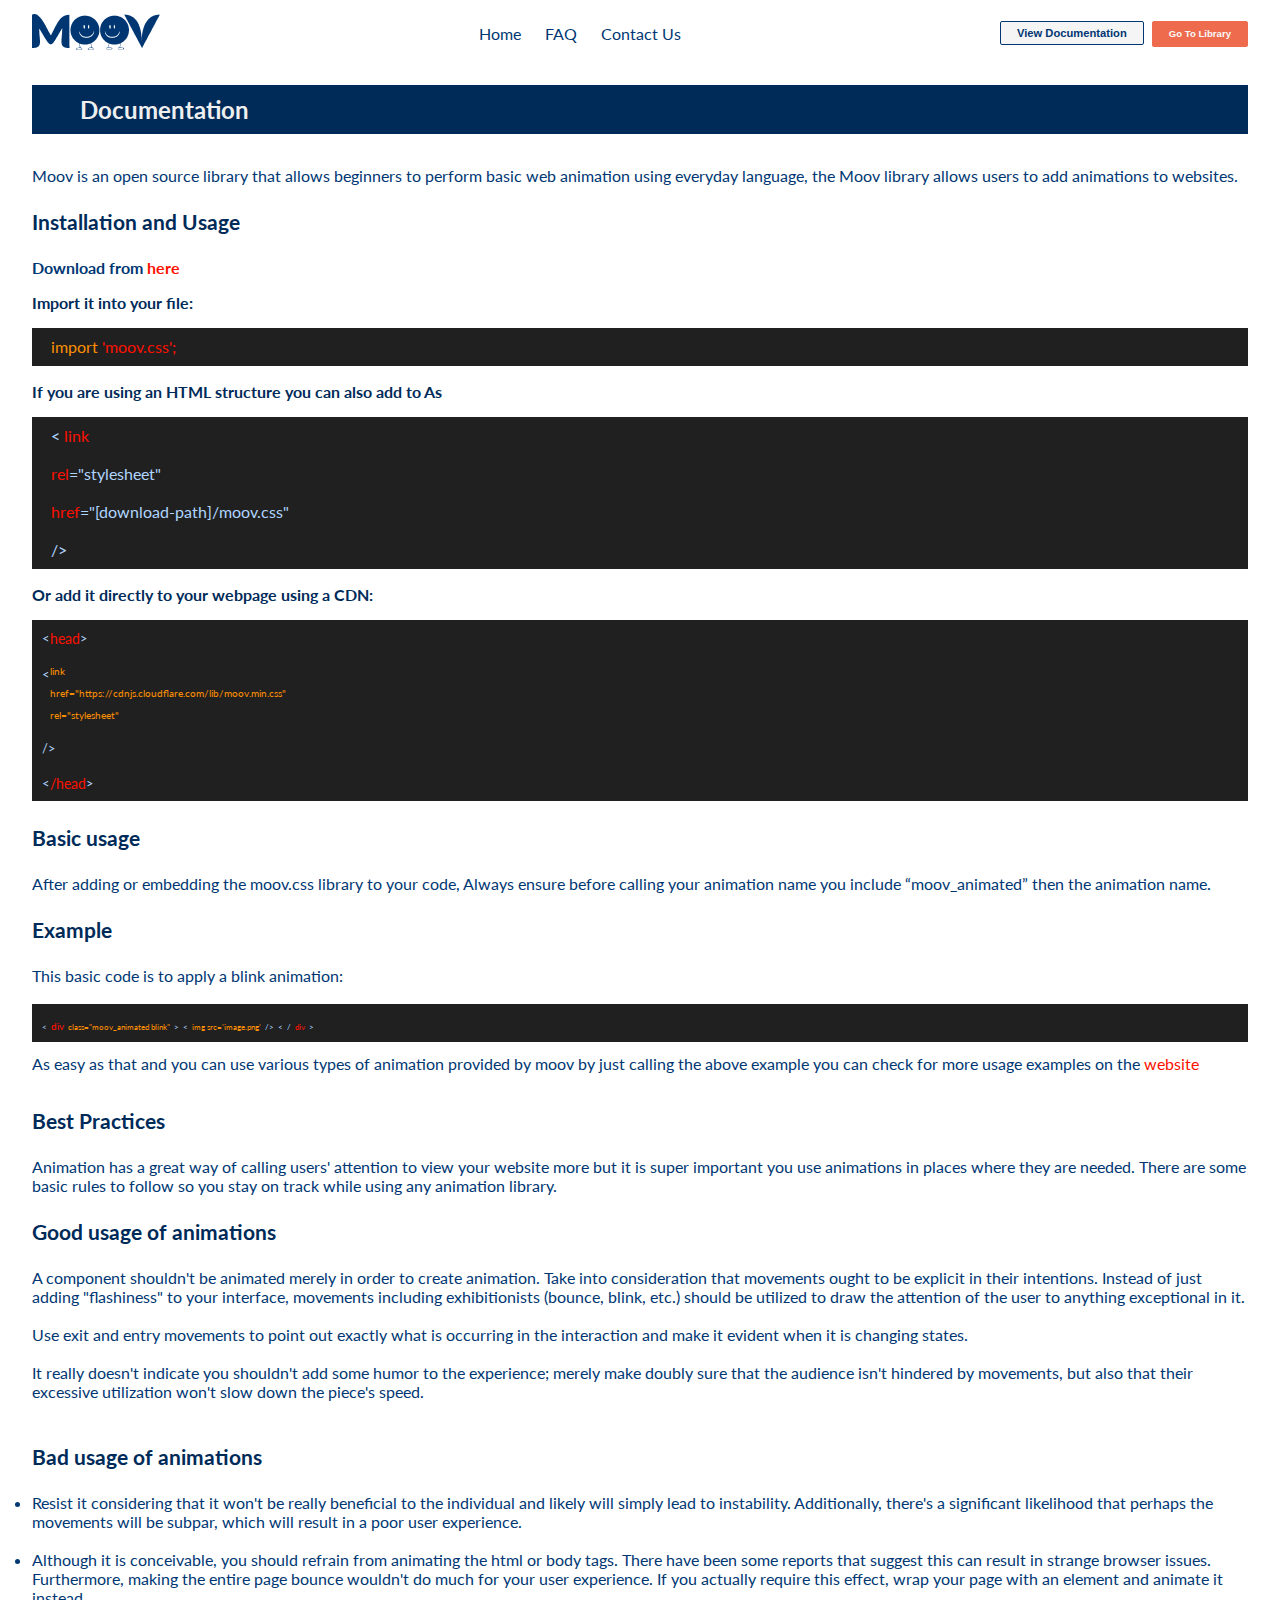
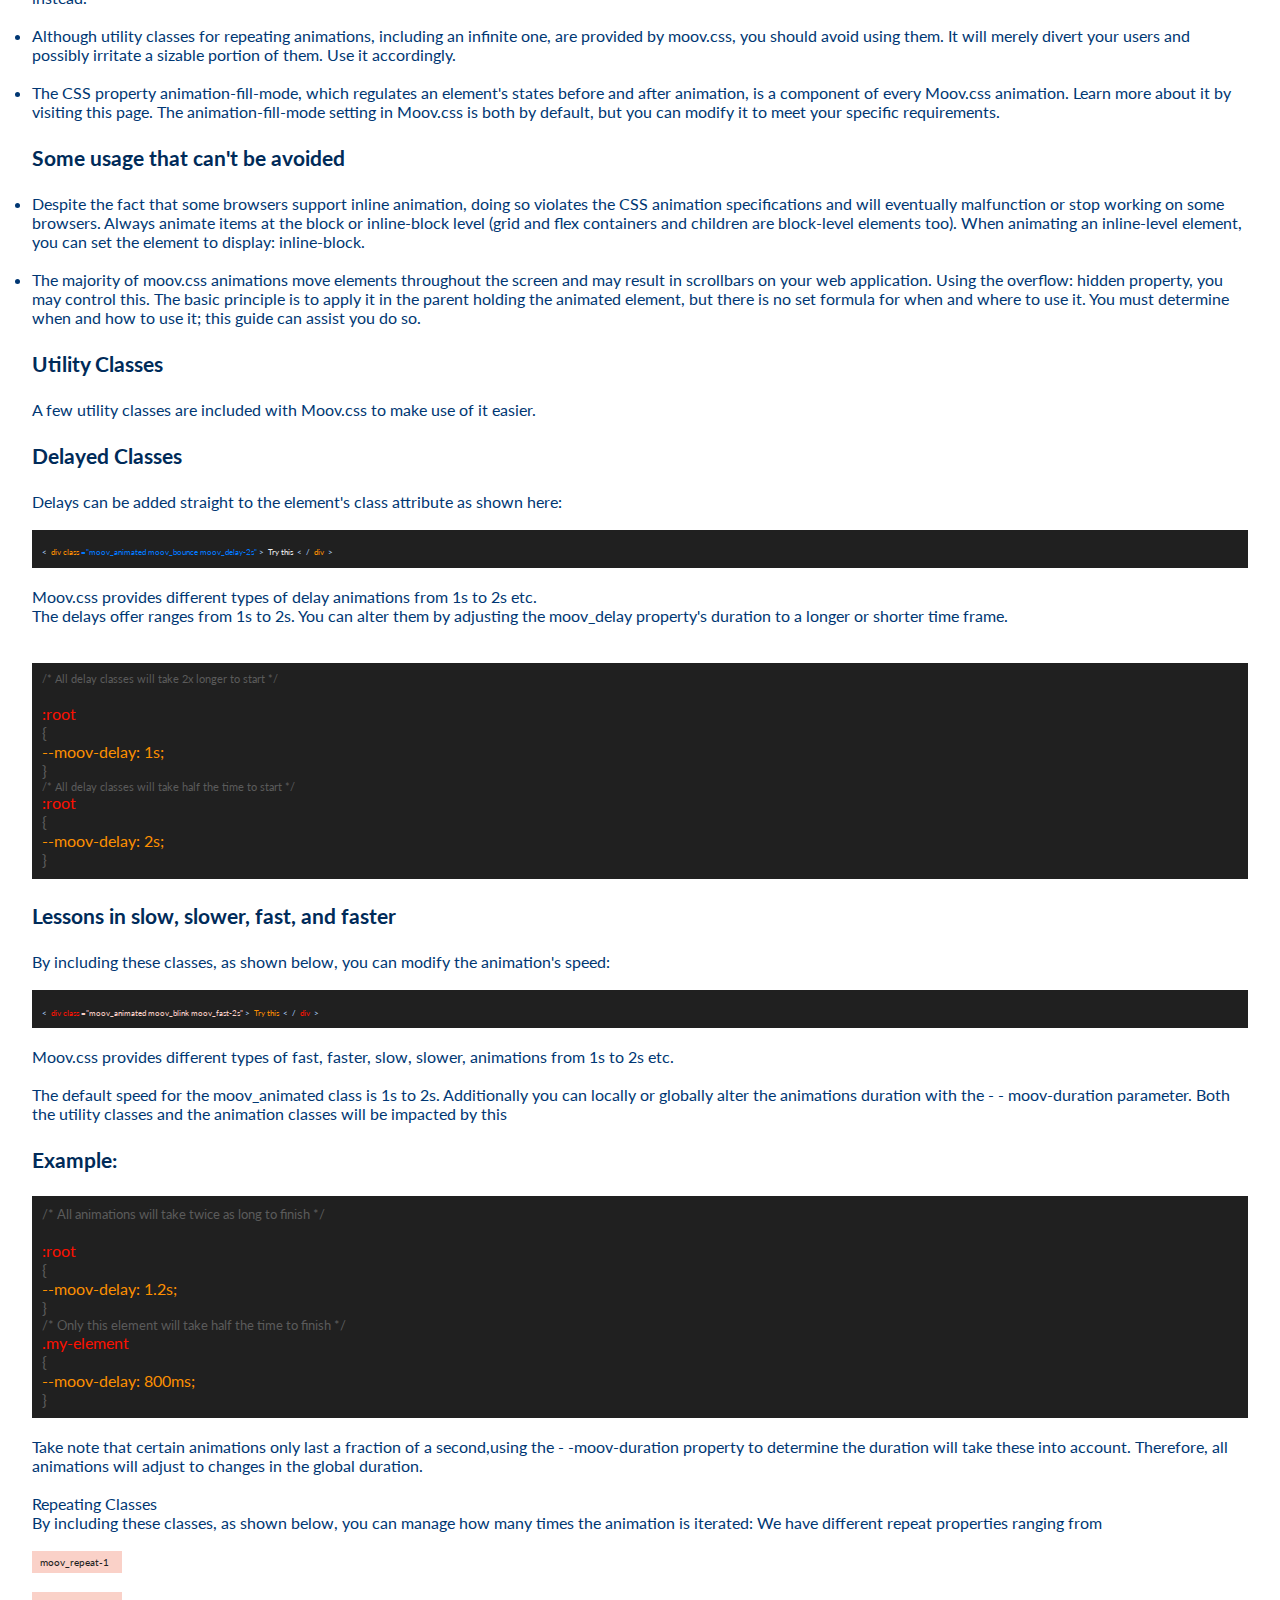
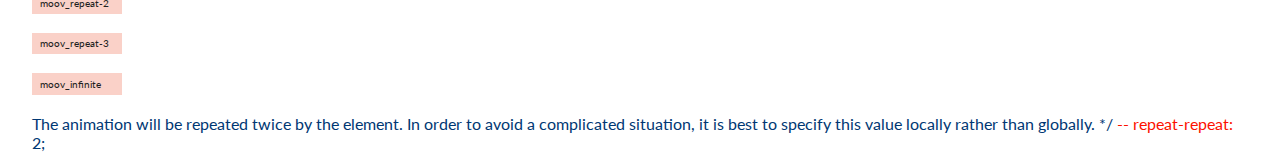
<file: library_Documentation.html>
<!DOCTYPE html>
<html lang="en">
  <head>
    <meta charset="UTF-8" />
    <meta http-equiv="X-UA-Compatible" content="IE=edge" />
    <meta name="viewport" content="width=device-width, initial-scale=1.0" />
    <title>Moov Documentation</title>
    <link
      rel="shortcut icon"
      href="images/Moov Favicon (White BG).png"
      type="image/x-icon"
    />
    <link
      rel="stylesheet"
      href=" libraryDocumentation.css"
    />
  </head>
  <body>
    <header>
      <div class="header">
        <div class="logo">
          <img src="moov_logo.png" alt="moov_logo" />
        </div>
        <div class="header-links">
          <div>
            <a href="index.html">Home</a>
          </div>
          <div class="header-link2"><a href="#">FAQ</a></div>
          <div><a href="#">Contact Us</a></div>
        </div>

        <div class="btn">
          <div class="btn_1">
            <a href="library_Documentation.html"
              ><button class="btn1">View Documentation</button></a
            >
          </div>
          <div>
            <a href="#"
              ><button class="btn2">Go To Library</button></a
            >
          </div>
        </div>
      </div>
      <div class="hamburger-menu">
        <input id="menu__toggle" type="checkbox" />
        <label class="menu__btn" for="menu__toggle">
          <span></span>
        </label>

        <ul class="menu__box">
          <li><a class="menu__item" href="index.html">Home</a></li>
          <li><a class="menu__item" href="#">FAQ</a></li>
          <li>
            <a class="menu__item" href="#">Contact Us</a>
          </li>
          <li>
            <a class="menu__item" href="library_Documentation.html"
              >View Documentation</a
            >
          </li>
          <li>
            <a class="menu__item" href="#">Go to Library</a>
          </li>
        </ul>
      </div>
    </header>

    <main>
      <section>
        <h3>Documentation</h3>
        <div>
          <p class="text_content">
            Moov is an open source library that allows beginners to perform
            basic web animation using everyday language, the Moov library allows
            users to add animations to websites.
          </p>
        </div>
        <div>
          <p class="content_heading">Installation and Usage</p>
        </div>
        <div>
          <p class="text_content1">Download from <a href="">here</a></p>
        </div>
        <div>
          <div>
            <p class="text_content2">Import it into your file:</p>
          </div>
          <div class="content_example">
            <p class="text_content3">import <span>'moov.css';</span></p>
          </div>
        </div>
        <div>
          <p class="text_content2">
            If you are using an HTML structure you can also add to As
          </p>
          <div class="content_example">
            <p class="text_content4">
              <
              <span> link </span><br /><br />
              <span>rel</span>="stylesheet" <br /><br />
              <span>href</span>="[download-path]/moov.css" <br /><br />
              />
            </p>
          </div>
        </div>
      </section>
      <section>
        <div>
          <p class="text_content2">
            Or add it directly to your webpage using a CDN:
          </p>
        </div>

        <div class="content_example">
          <div style="display: flex;">
            <p style="color: #b0d6ff; font-size: 0.8rem;">&lt;</p>
            <p style="color: #fc1100; font-size: 0.9rem;">head</p>
            <p style="color: #b0d6ff; font-size: 0.8rem;">&gt;</p>
          </div>
          <br />

          <div style="display: flex;">
            <p style="color: #b0d6ff; font-size: 0.8rem;">&lt;</p>
            <p style="color: #fc8f00; font-size: 0.6rem;">
              link <br />
              <br />
              href="https://cdnjs.cloudflare.com/lib/moov.min.css"
              <br />
              <br />
              rel="stylesheet"
            </p>
            <p style="color: #b0d6ff;"></p>
          </div>

          <br />
          <p style="color: #b0d6ff; font-size: 0.8rem;">/&gt;</p>
          <br />

          <div style="display: flex;">
            <p style="color: #b0d6ff; font-size: 0.8rem;">&lt;</p>
            <p style="color: #fc1100; font-size: 0.9rem;">/head</p>
            <p style="color: #b0d6ff; font-size: 0.8rem;">&gt;</p>
          </div>
        </div>
        <div class="content_heading">
          <p>Basic usage</p>
        </div>
        <div class="text_content">
          <p>
            After adding or embedding the moov.css library to your code, Always
            ensure before calling your animation name you include
            “moov_animated” then the animation name.
          </p>
        </div>
        <div class="content_heading">
          <p>Example</p>
        </div>
        <div class="text_content">
          <p>This basic code is to apply a blink animation:</p>
          <br />
        </div>
        <div class="content_example">
          <span style="color: #b0d6ff; font-size: 0.5rem;">&lt;</span>
          <span style="color: #fc1100; font-size: 0.6rem;">div</span>
          <span style="color: #fc8f00; font-size: 0.5rem;">
            class="moov_animated blink"</span
          >
          <span style="color: #b0d6ff; font-size: 0.5rem;">&gt;</span>
          <span style="color: #b0d6ff; font-size: 0.5rem;">&lt;</span>
          <span style="color: #fc8f00; font-size: 0.5rem;"
            >img src='image.png'</span
          >
          <span style="color: #b0d6ff; font-size: 0.5rem;">/&gt;</span>
          <span style="color: #b0d6ff; font-size: 0.5rem;">&lt;</span>

          <span style="color: #b0d6ff; font-size: 0.5rem;">/</span>
          <span style="color: #fc1100; font-size: 0.5rem;">div</span>
          <span style="color: #b0d6ff; font-size: 0.5rem;">&gt;</span>
        </div>

        <div class="text_content5">
          <p>
            As easy as that and you can use various types of animation provided
            by moov by just calling the above example you can check for more
            usage examples on the
            <a href=""><span>website</span></a>
          </p>
        </div>
        <div>
          <p class="content_heading">Best Practices</p>
        </div>
        <div>
          <p class="text_content">
            Animation has a great way of calling users' attention to view your
            website more but it is super important you use animations in places
            where they are needed. There are some basic rules to follow so you
            stay on track while using any animation library.
          </p>
        </div>

        <div>
          <p class="content_heading">Good usage of animations</p>
        </div>
        <div>
          <p class="text_content">
            A component shouldn't be animated merely in order to create
            animation. Take into consideration that movements ought to be
            explicit in their intentions. Instead of just adding "flashiness" to
            your interface, movements including exhibitionists (bounce, blink,
            etc.) should be utilized to draw the attention of the user to
            anything exceptional in it. <br /><br />
            Use exit and entry movements to point out exactly what is occurring
            in the interaction and make it evident when it is changing states.
            <br /><br />
            It really doesn't indicate you shouldn't add some humor to the
            experience; merely make doubly sure that the audience isn't hindered
            by movements, but also that their excessive utilization won't slow
            down the piece's speed. <br /><br />
          </p>
        </div>

        <div>
          <p class="content_heading">Bad usage of animations</p>
        </div>
        <div>
          <ul class="text_content">
            <li>
              Resist it considering that it won't be really beneficial to the
              individual and likely will simply lead to instability.
              Additionally, there's a significant likelihood that perhaps the
              movements will be subpar, which will result in a poor user
              experience.
            </li>
            <br />
            <li>
              Although it is conceivable, you should refrain from animating the
              html or body tags. There have been some reports that suggest this
              can result in strange browser issues. Furthermore, making the
              entire page bounce wouldn't do much for your user experience. If
              you actually require this effect, wrap your page with an element
              and animate it instead.
            </li>
            <br />
            <li>
              Although utility classes for repeating animations, including an
              infinite one, are provided by moov.css, you should avoid using
              them. It will merely divert your users and possibly irritate a
              sizable portion of them. Use it accordingly.
            </li>
            <br />
            <li>
              The CSS property animation-fill-mode, which regulates an element's
              states before and after animation, is a component of every
              Moov.css animation. Learn more about it by visiting this page. The
              animation-fill-mode setting in Moov.css is both by default, but
              you can modify it to meet your specific requirements.
            </li>
          </ul>
        </div>
        <div>
          <p class="content_heading">Some usage that can't be avoided</p>
        </div>
        <div>
          <ul class="text_content">
            <li>
              Despite the fact that some browsers support inline animation,
              doing so violates the CSS animation specifications and will
              eventually malfunction or stop working on some browsers. Always
              animate items at the block or inline-block level (grid and flex
              containers and children are block-level elements too). When
              animating an inline-level element, you can set the element to
              display: inline-block.
            </li>
            <br />
            <li>
              The majority of moov.css animations move elements throughout the
              screen and may result in scrollbars on your web application. Using
              the overflow: hidden property, you may control this. The basic
              principle is to apply it in the parent holding the animated
              element, but there is no set formula for when and where to use it.
              You must determine when and how to use it; this guide can assist
              you do so.
            </li>
          </ul>
        </div>
        <div>
          <p class="content_heading">Utility Classes</p>
        </div>
        <div>
          <p class="text_content">
            A few utility classes are included with Moov.css to make use of it
            easier.
          </p>
        </div>
      </section>
      <section>
        <div>
          <p class="content_heading">Delayed Classes</p>
        </div>

        <div class="text_content">
          Delays can be added straight to the element's class attribute as shown
          here:
        </div>
        <br />
        <div class="content_example">
          <span style="color: #b0d6ff; font-size: 0.5rem;">&lt;</span>
          <span style="color: #fc8f00; font-size: 0.5rem;">
            div class
          </span>
          <span style="color: #007aff; font-size: 0.5rem;">
            ="moov_animated moov_bounce moov_delay-2s"
          </span>

          <span style="color: #b0d6ff; font-size: 0.5rem;">&gt;</span>
          <span style="color: #efefef; font-size: 0.5rem;">Try this</span>
          <span style="color: #b0d6ff; font-size: 0.5rem;">&lt;</span>

          <span style="color: #b0d6ff; font-size: 0.5rem;">/</span>
          <span style="color: #fc8f00; font-size: 0.5rem;">div</span>
          <span style="color: #b0d6ff; font-size: 0.5rem;">&gt;</span>
        </div>
        <div>
          <br />
          <p class="text_content">
            Moov.css provides different types of delay animations from 1s to 2s
            etc.
          </p>
        </div>
        <div>
          <p class="text_content">
            The delays offer ranges from 1s to 2s. You can alter them by
            adjusting the moov_delay property's duration to a longer or shorter
            time frame.
          </p>
        </div>
        <br /><br />
        <div class="content_example">
          <p style="color: #5b5b5b; font-size: 0.7rem;">
            /* All delay classes will take 2x longer to start */
          </p>
          <br />
          <span>:root</span>
          <p style="color: #5b5b5b;">{</p>
          <p style="color: #fc8f00;">--moov-delay: 1s;</p>
          <p style="color: #5b5b5b;">}</p>
          <p style="color: #5b5b5b; font-size: 0.7rem;">
            /* All delay classes will take half the time to start */
          </p>
          <span>:root</span>
          <p style="color: #5b5b5b;">{</p>
          <p style="color: #fc8f00;">--moov-delay: 2s;</p>
          <p style="color: #5b5b5b;">}</p>
        </div>

        <div>
          <p class="content_heading">
            Lessons in slow, slower, fast, and faster
          </p>
        </div>
        <div>
          <p class="text_content">
            By including these classes, as shown below, you can modify the
            animation's speed:
          </p>
          <br />
        </div>
        <div class="content_example">
          <span style="color: #b0d6ff; font-size: 0.5rem;">&lt;</span>
          <span style="color: #fc1100; font-size: 0.5rem;">
            div class
          </span>
          <span style="color: #fad1c8; font-size: 0.5rem;">
            ="moov_animated moov_blink moov_fast-2s"
          </span>

          <span style="color: #b0d6ff; font-size: 0.5rem;">&gt;</span>
          <span style="color: #fc8f00; font-size: 0.5rem;">Try this</span>
          <span style="color: #b0d6ff; font-size: 0.5rem;">&lt;</span>

          <span style="color: #b0d6ff; font-size: 0.5rem;">/</span>
          <span style="color: #fc1100; font-size: 0.5rem;">div</span>
          <span style="color: #b0d6ff; font-size: 0.5rem;">&gt;</span>
        </div>
        <br />
        <div>
          <p class="text_content">
            Moov.css provides different types of fast, faster, slow, slower,
            animations from 1s to 2s etc.
          </p>
          <br />
          <p class="text_content">
            The default speed for the moov_animated class is 1s to 2s.
            Additionally you can locally or globally alter the animations
            duration with the - - moov-duration parameter. Both the utility
            classes and the animation classes will be impacted by this
          </p>
        </div>
        <div>
          <p class="content_heading">
            Example:
          </p>
        </div>
        <div class="content_example">
          <p style="color: #5b5b5b; font-size: 0.8rem;">
            /* All animations will take twice as long to finish */
          </p>
          <br />
          <span>:root</span>
          <p style="color: #5b5b5b;">{</p>
          <p style="color: #fc8f00;">--moov-delay: 1.2s;</p>
          <p style="color: #5b5b5b;">}</p>
          <p style="color: #5b5b5b; font-size: 0.8rem;">
            /* Only this element will take half the time to finish */
          </p>
          <span>.my-element </span>
          <p style="color: #5b5b5b;">{</p>
          <p style="color: #fc8f00;">--moov-delay: 800ms;</p>
          <p style="color: #5b5b5b;">}</p>
        </div>
        <br />
        <div>
          <p class="text_content">
            Take note that certain animations only last a fraction of a
            second,using the - -moov-duration property to determine the duration
            will take these into account. Therefore, all animations will adjust
            to changes in the global duration.
          </p>
        </div>
        <br />
        <div>
          <p class="text_content">
            Repeating Classes
          </p>
          <p class="text_content">
            By including these classes, as shown below, you can manage how many
            times the animation is iterated: We have different repeat properties
            ranging from
          </p>
        </div>
        <br />
        <div>
          <div class="text_content6">moov_repeat-1</div>
          <br />
          <div class="text_content6">moov_repeat-2</div>
          <br />
          <div class="text_content6">moov_repeat-3</div>
          <br />
          <div class="text_content6">moov_infinite</div>
        </div>
        <br />
        <div>
          <p class="text_content">
            The animation will be repeated twice by the element. In order to
            avoid a complicated situation, it is best to specify this value
            locally rather than globally. */ <span> -- repeat-repeat:</span> 2;
          </p>
        </div>
      </section>
      <!-- <section>
        <div class="content_heading">
          <p class="">CORE TEAM</p>
        </div>
        <div class="text_content">
          <ul>
            <li>
              Adesewa Adeboye - Product Design
            </li>
            <li>Charles - Product Design</li>
            <li>Prosper - Product Design</li>
            <li>Hillz - Product Design</li>
            <li>Jomex - Product Design</li>
            <li>Kolavic - Product Design</li>
            <li>Oluwatosin - Product Design</li>
            <li>Peace - Product Design</li>
            <li>Snazzyvee - Product Design</li>
            <li>Tai_Cee - Product Design</li>
            <li>Taofiqah - Product Design</li>
            <li>Tessie - Product Design</li>
            <li>Adetayo - Fullstack</li>
            <li>Blessing Garba - Fullstack</li>
            <li>Darhniel - Fullstack</li>
            <li>Kenechukwu - Fullstack</li>
            <li>Okechukwu - Fullstack</li>
            <li>Oluwatoyin - Fullstack</li>
            <li>Tallmantek (David)- Fullstack</li>
            <li>Tams - Fullstack</li>
            <li>Patrick - Frontend</li>
          </ul>
        </div>
      </section> -->
    </main>
    <footer></footer>
  </body>
</html>
</file>
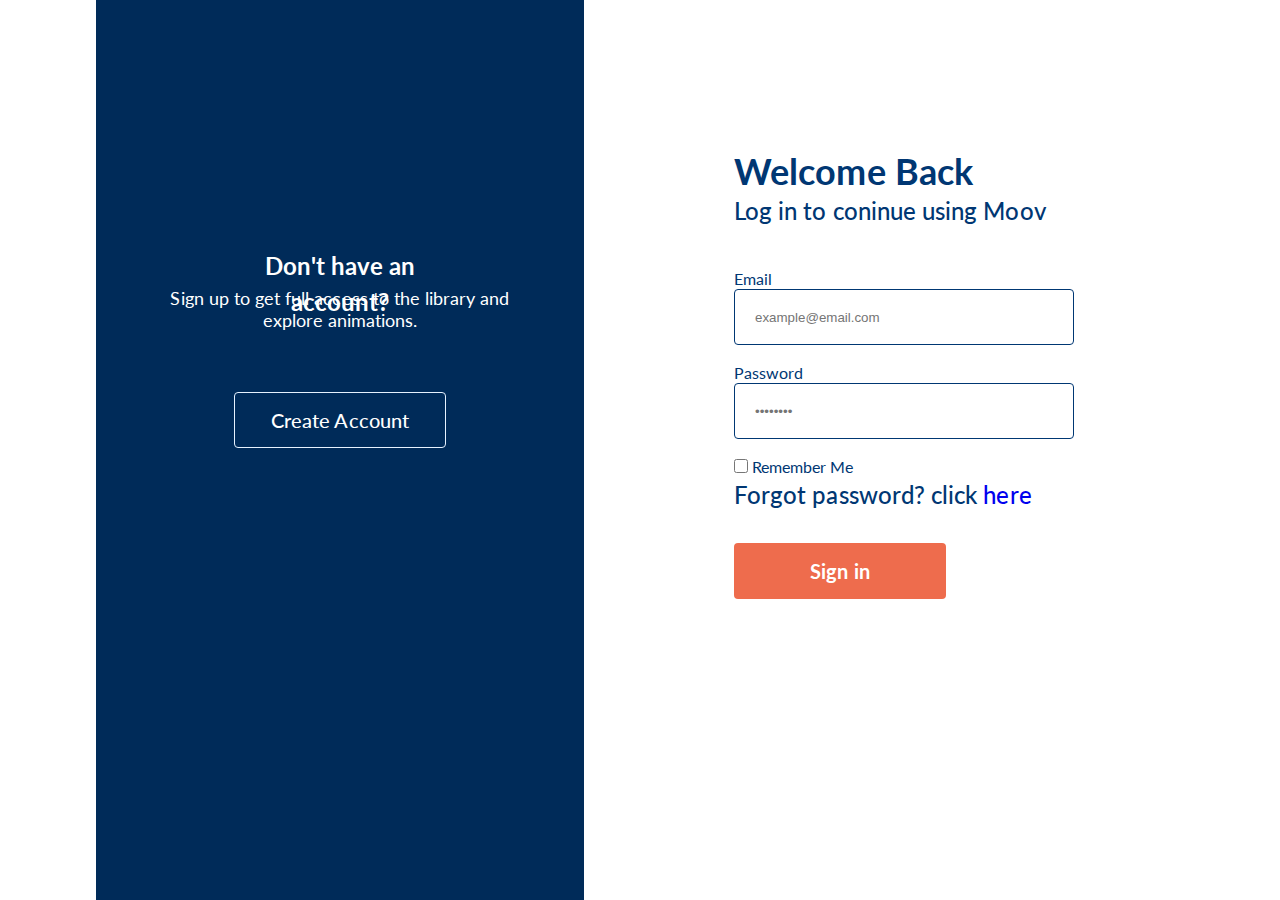
<file: login.html>
<!DOCTYPE html>
<html lang="en">
<head>
    <meta charset="UTF-8">
    <meta http-equiv="X-UA-Compatible" content="IE=edge">
    <meta name="viewport" content="width=device-width, initial-scale=1.0">
    <link rel="stylesheet" type="text/css" href="login.css">
    <title>Login Page</title>
    <link
    rel="shortcut icon"
    href="Moov Favicon (White BG).png"
    type="image/x-icon"
  />
</head>

<body>
    <div id="left">
        <div id="signup_ask">
            <p id="p1">Don't have an account?</p>
            <p id="p2">Sign up to get full access to the library and explore animations.</p>
            <a href="register.html"><button id="account_create_btn">Create Account</button></a>
        </div>
    </div>
    <div id="login_area">
        <div>
            <h2>Welcome Back</p>
            <p>Log in to coninue using Moov</p>
        </div>
        <div>
            <form  method="POST">
                <label for="email">Email</label><br>
                <input type="email" name="email" id="email" placeholder="example@email.com"><br>

                <label for="password">Password</label><br>
                <input type="password" name="password" id="password" placeholder="&bull;&bull;&bull;&bull;&bull;&bull;&bull;&bull;"><br>

                <input type="checkbox" name="remeber_me" id="remeber_me">
                <label for="remeber_me">Remember Me</label><br>
                <p>Forgot password? click <a href="#">here</a></p>

                <input type="submit" value="Sign in">
            </form>
        </div> 
    </div>
</body>
</html>
</file>
<file: libraryDocumentation.css>
/* Google font  */
@import url('https://fonts.googleapis.com/css2?family=Lato:wght@400;900&display=swap');

/* ------------------------------------------------ GLOBAL STYLING ----------------------------------------------- */

:root {
  --darker-blue: #002b59;
  --body-white: #efefef;
  --button-orange: #ee6c4d;
  --dark-background: #202020;
  --text-red: #fc1100;
  --active-darkBlue: #003773;
  --body-background: #ffffff;
  --btn1-background: #f5f5f5;
  --light-blue: #b0d6ff;
  --btn2-text: #f9f9f9;
  --gold: #fc8f00;
  --darker-background: #202020;
  --cream-color: #fad1c8;
  font-family: "lato";
}

*,
*::before,
*::after {
  margin: 0;
  padding: 0;
  box-sizing: border-box;
}

a {
  text-decoration: none;
}

/* ------------------------------------------------ GLOBAL STYLING ----------------------------------------------- */

body {
  max-width: 1440px;
  background-color: var(--body-background);
  padding: 0.9rem 2rem;
  font-family: 'Lato', sans-serif;;
  /* width: 100%; */
}
.header {
  display: flex;
  justify-content: space-between;
  align-items: center;
  width: 100%;
}
.header-links {
  display: flex;
}
@media screen and (max-width: 875px) {
  .header-links {
    display: none;
  }
}
.header-links a {
  color: var(--active-darkBlue);
}
.header-link2 {
  padding: 0 1.5rem;
}
.btn {
  display: flex;
}
@media screen and (max-width: 875px) {
  .btn {
    display: none;
  }
}
.btn_1 {
  margin-right: 0.5rem;
}
.btn1 {
  background-color: var(--btn1-background);
  color: var(--active-darkBlue);
  border: thin solid var(--active-darkBlue);
  border-radius: 2px;
  font-weight: 700;
  font-size: 0.7rem;
  padding: 0.3rem 1rem;
  cursor: pointer;
}
.btn2 {
  background-color: var(--button-orange);
  color: var(--btn2-text);
  border: thin solid var(--button-orange);
  border-radius: 2px;
  font-weight: 700;
  font-size: 0.6rem;
  padding: 0.4rem 1rem;
  cursor: pointer;
}

/* New section link code */
.section_links{
  display: flex;
  justify-content: flex-end;
  gap:1em;
}
.section_links a{
  text-decoration: none;
  padding: 1em 3em;
  
  ;
  border-radius: 4px;
  font-weight: 900;
  color:black;


}

#bordered{
  background-color: none;
  border: 2px solid #003773;
  color:#003773;
}
#colored{
  background-color: #EE6C4D;
  color:#F9F9F9;
}

h3 {
  background-color: var(--darker-blue);
  color: var(--body-white);
  padding: 0.6rem 3rem;
  margin: 2rem 0;
  font-size: 1.5rem;
}
.text_content {
  color: var(--active-darkBlue);
  font-weight: 400;
}
.content_heading {
  padding: 1.5rem 0;
  color: var(--darker-blue);
  font-size: 1.3rem;
  font-weight: 700;
}
.text_content1 {
  color: var(--active-darkBlue);
  font-weight: 700;
}
.text_content1 a {
  color: var(--text-red);
}
.text_content2 {
  color: var(--darker-blue);
  font-weight: 700;
  padding: 1rem 0;
}
.text_content3 {
  color: var(--gold);
  font-weight: 400;
  padding-left: 0.6rem;
}
span {
  color: var(--text-red);
  font-weight: 400;
}
.content_example {
  background-color: var(--darker-background);
  padding: 0.6rem;
}
.text_content4 {
  color: var(--light-blue);
  padding-left: 0.6rem;
}
.text_content5 {
  color: var(--active-darkBlue);
  padding: 0.7rem 0;
}
.text_content6 {
  background-color: var(--cream-color);
  color: var(--darker-background);
  width: 90px;
  padding: 0.3rem 0.5rem;
  font-size: 10px;
}

/* HAMBUGER MENU FOR HEADER */

.hamburger-menu {
  display: none;
}
#menu__toggle {
  opacity: 0;
}
#menu__toggle:checked + .menu__btn > span {
  transform: rotate(45deg);
}
#menu__toggle:checked + .menu__btn > span::before {
  top: 0;
  transform: rotate(0deg);
}
#menu__toggle:checked + .menu__btn > span::after {
  top: 0;
  transform: rotate(90deg);
}
#menu__toggle:checked ~ .menu__box {
  right: 0 !important;
}
.menu__btn {
  position: fixed;
  top: 20px;
  right: 20px;
  width: 26px;
  height: 26px;
  cursor: pointer;
  z-index: 1;
}
.menu__btn > span,
.menu__btn > span::before,
.menu__btn > span::after {
  display: block;
  position: absolute;
  width: 100%;
  height: 2px;
  background-color: var(--active-darkBlue);
  transition-duration: 0.25s;
}
.menu__btn > span::before {
  content: "";
  top: -8px;
}
.menu__btn > span::after {
  content: "";
  top: 8px;
}
.menu__box {
  display: block;
  position: fixed;
  top: 0;
  right: -100%;
  width: 300px;
  height: 100%;
  margin: 0;
  padding: 80px 0;
  list-style: none;
  background-color: var(--body-background);
  box-shadow: 2px 2px 6px rgba(0, 0, 0, 0.4);
  transition-duration: 0.25s;
}
.menu__item {
  display: block;
  padding: 12px 24px;
  color: var(--active-darkBlue);
  font-size: 20px;
  font-weight: 700;
  text-decoration: none;
  transition-duration: 0.25s;
}
.menu__item:hover {
  background-color: var(--light-blue);
}

/* MEDIA QUERIES */

@media screen and (max-width: 875px) {
  .hamburger-menu {
    display: flex;
  }
}
</file>
<file: login.css>
@import url('https://fonts.googleapis.com/css2?family=Lato:wght@700&display=swap');
@import url('https://fonts.googleapis.com/css2?family=Lato&display=swap');

*{
    margin: 0;
    padding: 0;
    box-sizing: border-box;
}

body{
    display: flex;
}

a{
    text-decoration: none;
}

#left{
    width: 612px;
    height: 100vh;
    margin-left: 96px;
    background: #002B59;    
}

#signup_ask{
    display: flex;
    flex-direction: column;
    align-items: center;
    justify-content: center;
    padding: 0px;
    margin: auto;
    margin-top: 50%;
    width: 393px;
    height: 208px;
}

#signup_ask #p1{
    width: 250px;
    height: 36px;
    font-family: 'Lato';
    font-style: normal;
    font-weight: 700;
    font-size: 24px;
    line-height: 36px;
    text-align: center;
    letter-spacing: 0.0025em;
    color: #FFFFFF;
}

#signup_ask #p2{
    width: 393px;
    height: 44px;
    font-family: 'Lato';
    font-style: normal;
   padding-top:3px;
    font-size: 18px;
    line-height: 22px;
    text-align: center;
    letter-spacing: 0.0025em;
    color: #FFFFFF;
}

#account_create_btn{
    box-sizing: border-box;
    display: flex;
    flex-direction: row;
    justify-content: center;
    align-items: center;
    padding: 8px 16px;
    gap: 8px;
    margin-top: 64px;
    width: 212px;
    height: 56px;
    border: 1px solid #E6F2FF;
    border-radius: 4px;
    flex: none;
    order: 1;
    flex-grow: 0;
    font-family: 'Lato';
    font-style: normal;
    font-weight: 500;
    font-size: 20px;
    line-height: 36px;
    letter-spacing: 0.0025em;
    background: transparent;
    color: #FFFFFF;
}

h2{
    font-family: 'Lato';
    font-style: normal;
    font-weight: 700;
    font-size: 36px;
    line-height: 43px;
    letter-spacing: 0.0025em;
    color: #003773;
}

#login_area{
    width: 546px;
    height: 100%;
    margin-top: 150px;
    margin-left: 150px;
    display: flex;
    flex-direction: column;
}

#login_area p{
    width: 546px;
    font-family: 'Lato';
    font-style: normal;
    font-weight: 500;
    font-size: 24px;
    line-height: 36px;
    letter-spacing: 0.0025em;
    color: #003773;
}

form{
    margin-top: 40px;
}

label{
    color: #003773;
    font-family: 'Lato';
    font-style: normal;
}

input[type=email], input[type=password]{
    box-sizing: border-box;
    display: flex;
    flex-direction: column;
    justify-content: center;
    align-items: flex-start;
    padding: 16px 20px;
    gap: 10px;
    width: 340px;
    height: 56px;
    background: #FFFFFF;
    border: 1px solid #003773;
    border-radius: 4px;
    outline: none;
}

input[type=checkbox]{
    width: 14px;
    height: 14px;

    outline: none;
}

input:hover{
    outline:1px solid #002B59;
}
input[type=submit]{
    display: flex;
    flex-direction: row;
    justify-content: center;
    align-items: center;
    outline: none;
    padding: 8px 16px;
    gap: 8px;
    outline: none;
    width: 212px;
    height: 56px;
    margin-top: 30px;
    background: #EE6C4D;
    color: white;
    font-family: 'Lato';
    font-style: normal;
    font-weight: 700;
    font-size: 20px;
    line-height: 36px;
    letter-spacing: 0.0025em;
    border-radius: 4px;
}

input{
    border: none;
    outline: none;
}

@media (max-width: 425px) {
    #left {
        display: none;
    }
    #login_area {
        margin: 5rem auto;
        width: 80vw;
    }
    #login_area p {
        width: auto;
        font-size: 1.3rem;
    }
    input[type=submit] {
        margin-top: 1.5rem;
    }
}
</file>
